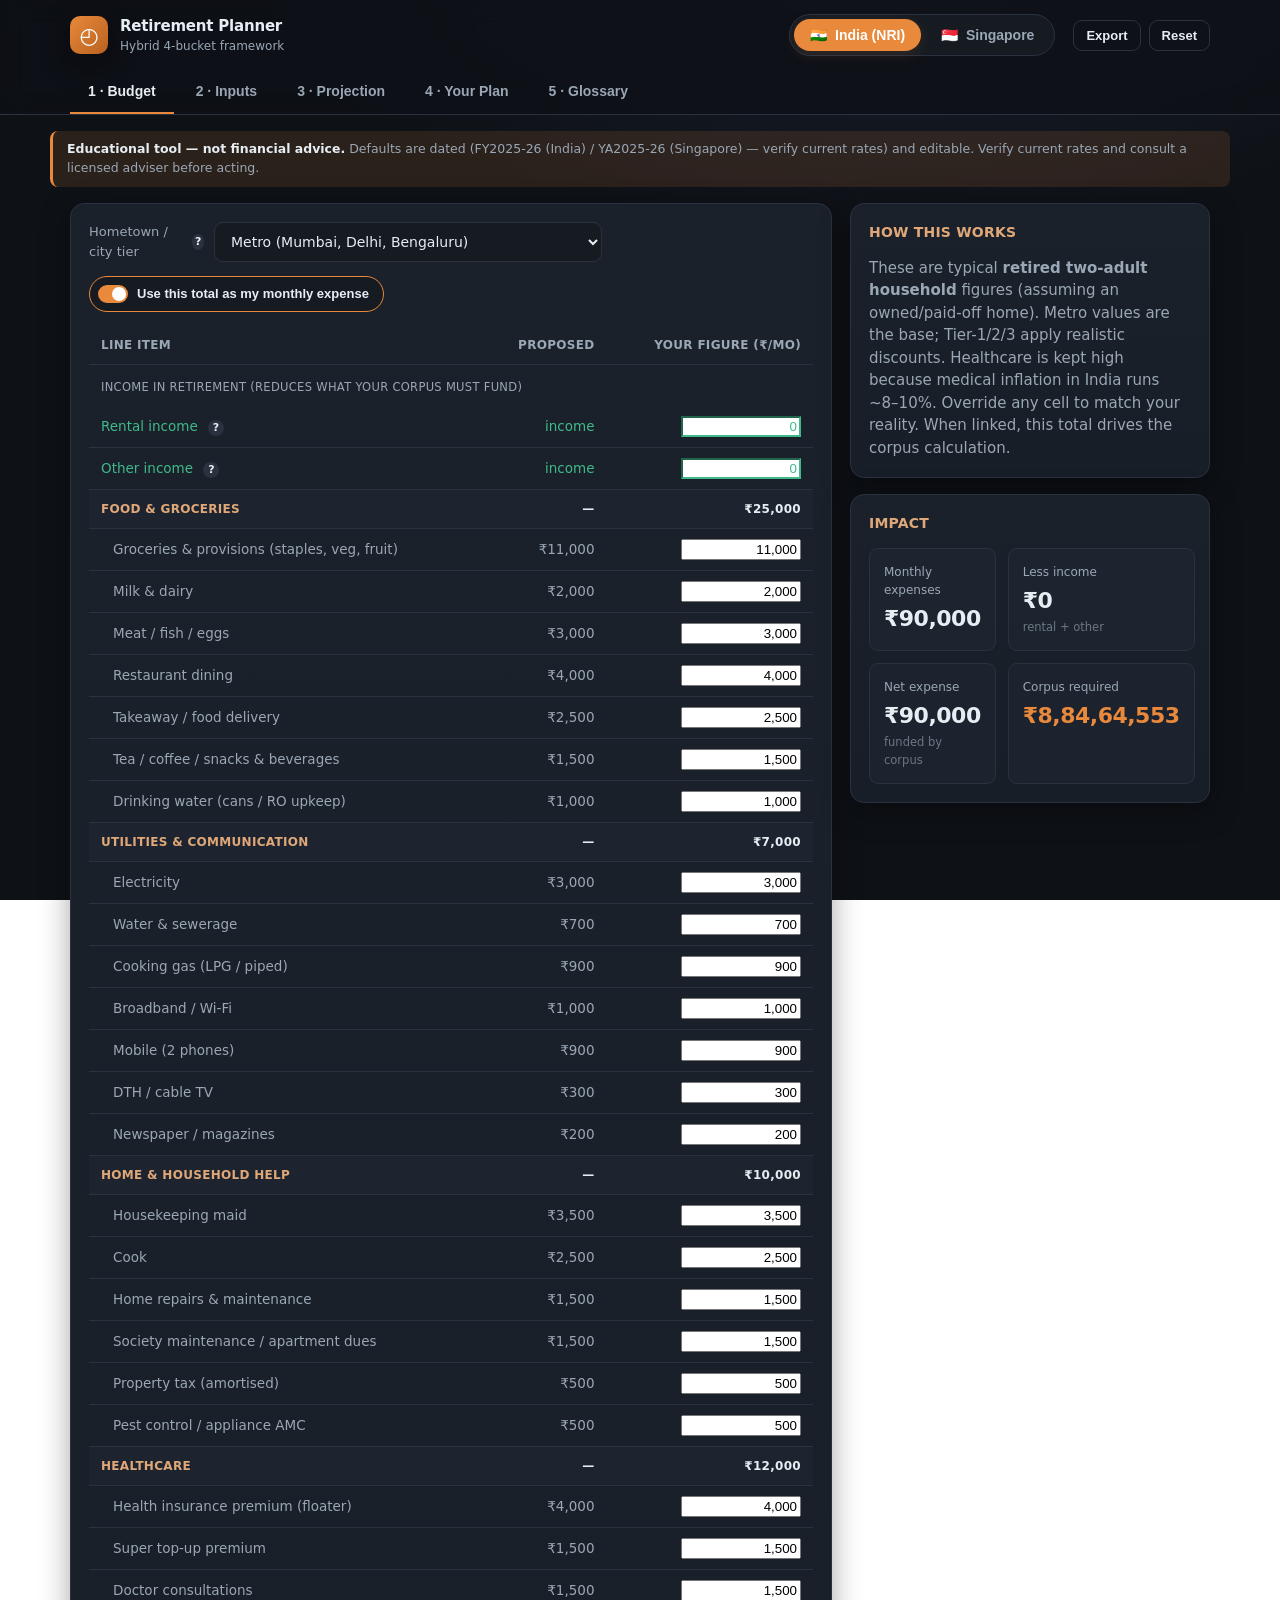
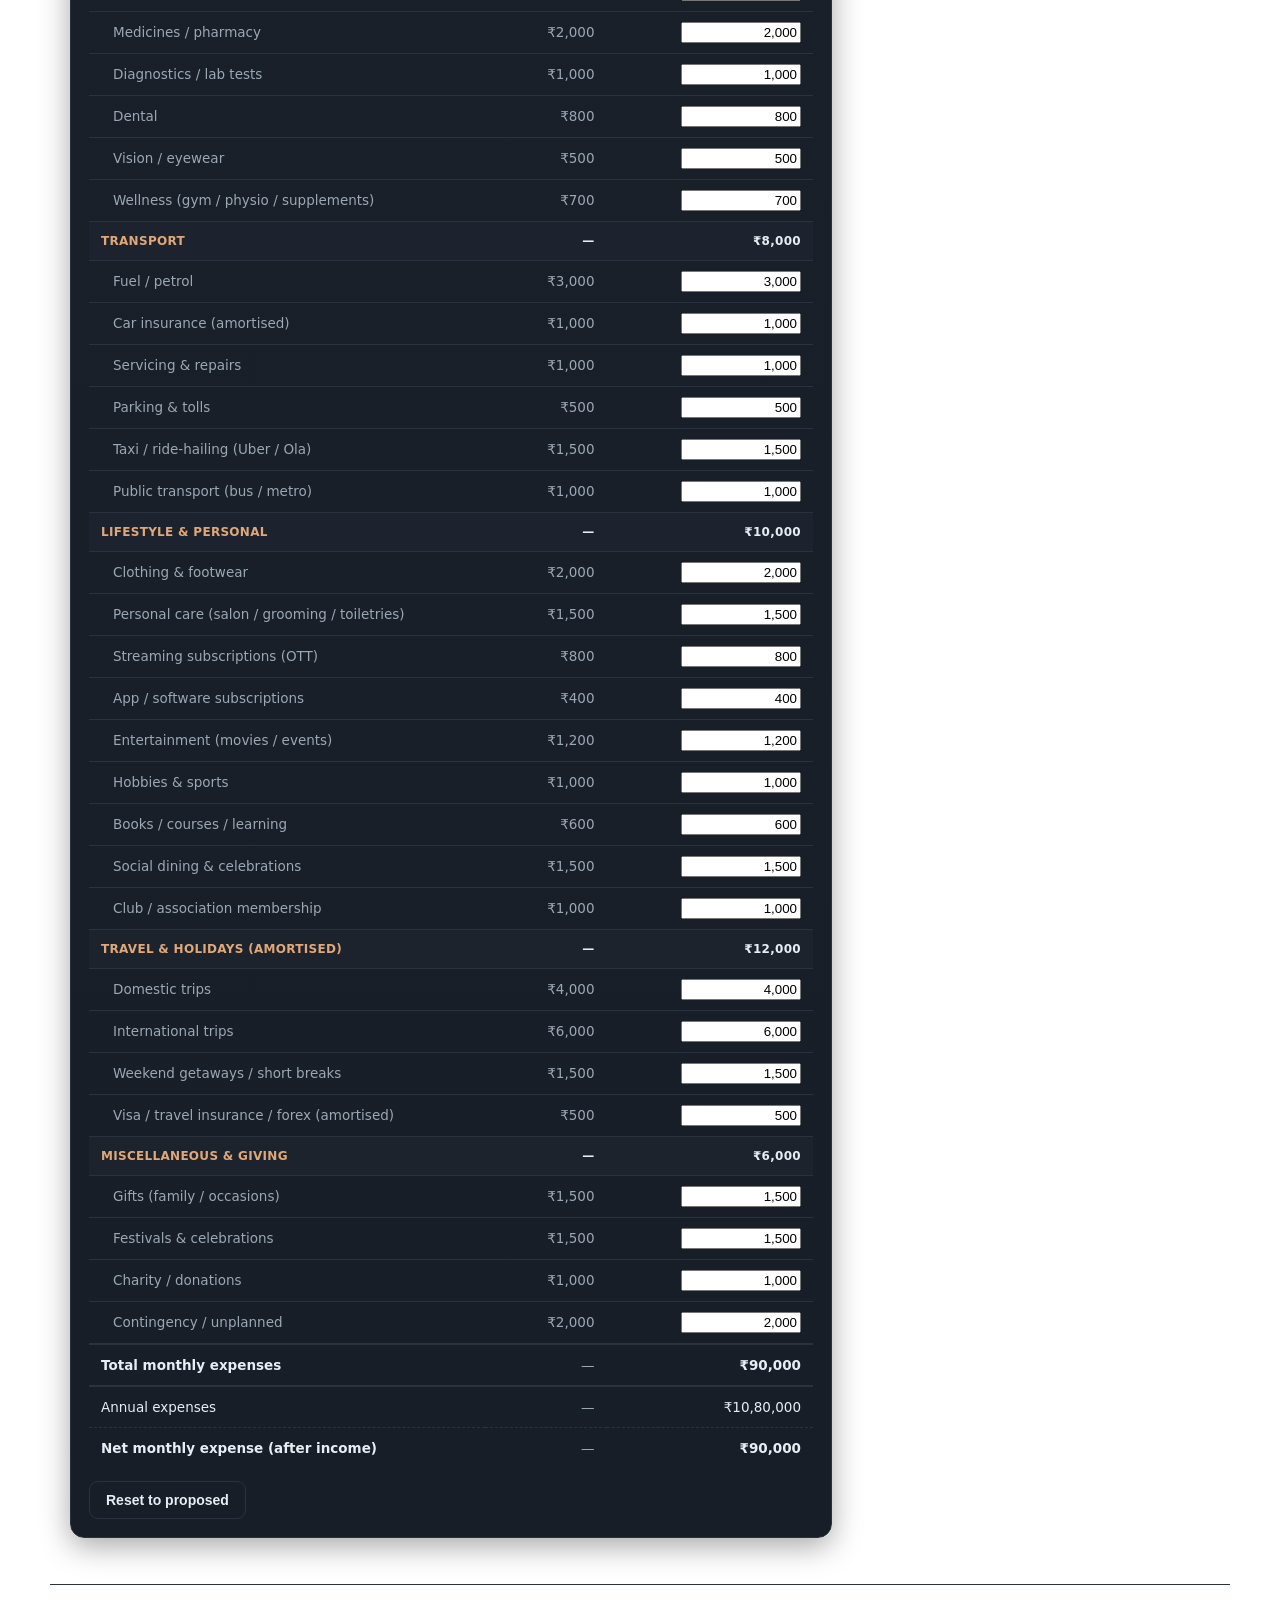
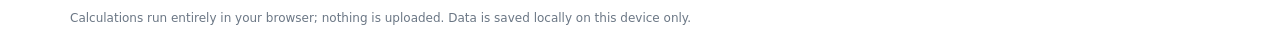
<file: index.html>
<!DOCTYPE html>
<html lang="en">
<head>
<meta charset="utf-8">
<meta name="viewport" content="width=device-width, initial-scale=1">
<title>Retirement Planner · Hybrid 4-Bucket (India NRI & Singapore)</title>
<link rel="stylesheet" href="css/styles.css?v=7">
</head>
<body data-region="india">

<header class="app-header">
  <div class="wrap header-inner">
    <div class="brand">
      <div class="logo">◴</div>
      <div>
        <div class="brand-title">Retirement Planner</div>
        <div class="brand-sub">Hybrid 4-bucket framework</div>
      </div>
    </div>

    <div class="region-switch" role="tablist" aria-label="Residency">
      <button class="region-btn" data-region-btn="india"><span class="flag">🇮🇳</span> India (NRI)</button>
      <button class="region-btn" data-region-btn="singapore"><span class="flag">🇸🇬</span> Singapore</button>
    </div>

    <div class="header-actions">
      <button class="btn ghost sm" data-action="export">Export</button>
      <button class="btn ghost sm" data-action="reset">Reset</button>
    </div>
  </div>

  <nav class="tabs wrap" aria-label="Sections">
    <button class="tab-btn" data-tab-btn="budget">1 · Budget</button>
    <button class="tab-btn" data-tab-btn="inputs">2 · Inputs</button>
    <button class="tab-btn" data-tab-btn="projection">3 · Projection</button>
    <button class="tab-btn" data-tab-btn="plan">4 · Your Plan</button>
    <button class="tab-btn" data-tab-btn="glossary">5 · Glossary</button>
  </nav>
</header>

<div class="disclaimer wrap">
  <strong>Educational tool — not financial advice.</strong>
  Defaults are dated (<span id="asof"></span>) and editable. Verify current rates and consult a licensed adviser before acting.
</div>

<main class="wrap">
  <div id="print-title" class="print-only"></div>
  <div id="tab-content"></div>
</main>

<footer class="app-footer wrap">
  <p>Calculations run entirely in your browser; nothing is uploaded. Data is saved locally on this device only.</p>
</footer>

<!-- Scripts: load order matters (plain scripts, no bundler).
     The ?v= query busts browser caches — bump it whenever you change any asset. -->
<script src="js/constants.js?v=7"></script>
<script src="js/format.js?v=7"></script>
<script src="js/calc/corpus.js?v=7"></script>
<script src="js/calc/cpflife.js?v=7"></script>
<script src="js/calc/tax.js?v=7"></script>
<script src="js/calc/buckets.js?v=7"></script>
<script src="js/calc/drawdown.js?v=7"></script>
<script src="js/calc/risk.js?v=7"></script>
<script src="js/state.js?v=7"></script>
<script src="js/ui/helpers.js?v=7"></script>
<script src="js/ui/charts.js?v=7"></script>
<script src="js/ui/inputs.js?v=7"></script>
<script src="js/ui/budget.js?v=7"></script>
<script src="js/ui/projection.js?v=7"></script>
<script src="js/ui/plan.js?v=7"></script>
<script src="js/ui/glossary.js?v=7"></script>
<script src="js/app.js?v=7"></script>
</body>
</html>
</file>
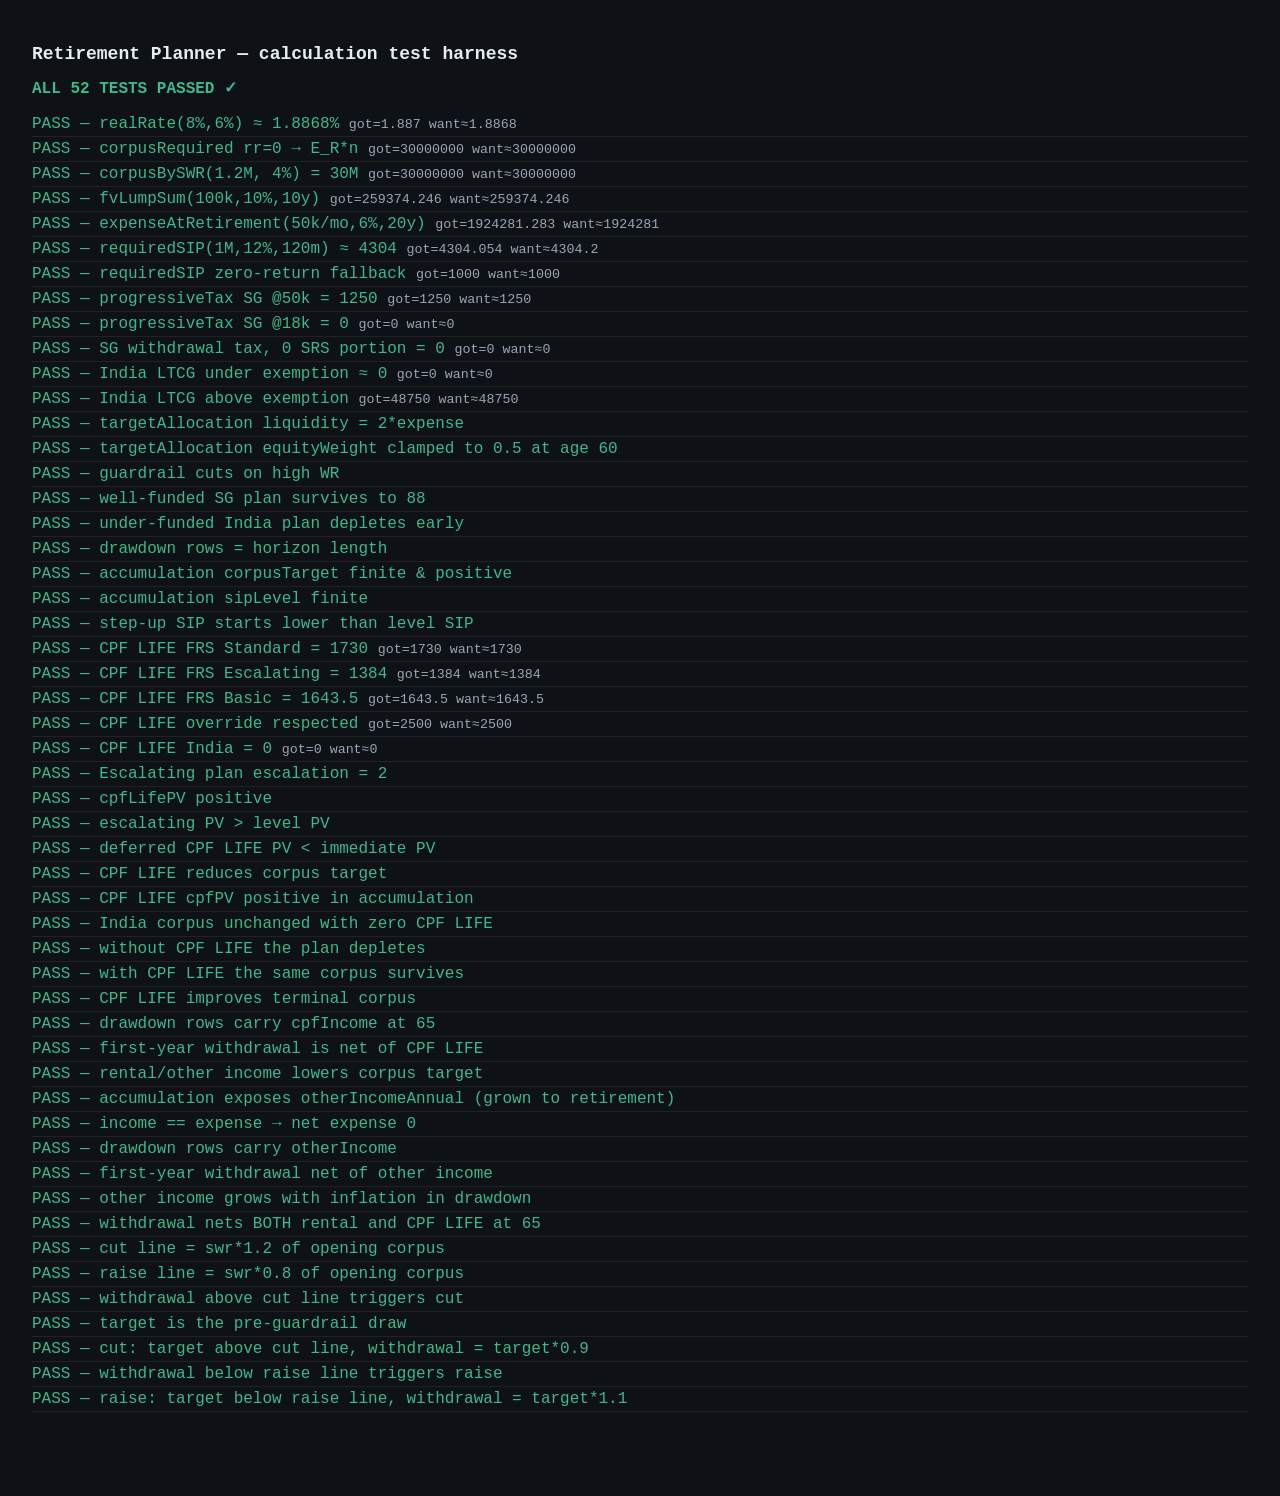
<file: tests.html>
<!DOCTYPE html>
<html lang="en">
<head>
<meta charset="utf-8">
<title>Retirement Planner — calculation tests</title>
<style>
  body { font-family: ui-monospace, Menlo, Consolas, monospace; background:#0e1116; color:#e6edf3; padding:24px; }
  h1 { font-size:18px; } .pass { color:#3fb98a; } .fail { color:#e5604d; font-weight:700; }
  .row { padding:3px 0; border-bottom:1px solid #222; }
  #summary { margin:14px 0; font-size:16px; font-weight:700; }
  small { color:#9aa7b5; }
</style>
</head>
<body>
<h1>Retirement Planner — calculation test harness</h1>
<div id="summary"></div>
<div id="out"></div>

<script src="js/constants.js"></script>
<script src="js/format.js"></script>
<script src="js/calc/corpus.js"></script>
<script src="js/calc/cpflife.js"></script>
<script src="js/calc/tax.js"></script>
<script src="js/calc/buckets.js"></script>
<script src="js/calc/drawdown.js"></script>
<script src="js/calc/risk.js"></script>
<script>
(function () {
  var RP = window.RP, out = document.getElementById("out"), pass = 0, fail = 0;
  function approx(a, b, tol) { return Math.abs(a - b) <= (tol === undefined ? 1 : tol); }
  function t(name, got, want, tol) {
    var ok = approx(got, want, tol);
    ok ? pass++ : fail++;
    out.insertAdjacentHTML("beforeend",
      '<div class="row ' + (ok ? "pass" : "fail") + '">' + (ok ? "PASS" : "FAIL") + " — " + name +
      ' <small>got=' + (Math.round(got * 1000) / 1000) + ' want≈' + want + '</small></div>');
  }
  function tb(name, cond) {
    cond ? pass++ : fail++;
    out.insertAdjacentHTML("beforeend",
      '<div class="row ' + (cond ? "pass" : "fail") + '">' + (cond ? "PASS" : "FAIL") + " — " + name + '</div>');
  }

  // 1. Real rate
  t("realRate(8%,6%) ≈ 1.8868%", RP.calc.realRate(8, 6) * 100, 1.8868, 0.001);

  // 2. Corpus when real rate = 0 → E_R * n
  t("corpusRequired rr=0 → E_R*n", RP.calc.corpusRequired({
    lifeExpectancy: 85, retirementAge: 60, annualExpenseAtRetirement: 1200000,
    returnRetire: 6, inflationRetire: 6 }), 1200000 * 25, 1);

  // 3. SWR corpus
  t("corpusBySWR(1.2M, 4%) = 30M", RP.calc.corpusBySWR(1200000, 4), 30000000, 1);

  // 4. FV lump sum
  t("fvLumpSum(100k,10%,10y)", RP.calc.fvLumpSum(100000, 10, 10), 259374.246, 0.5);

  // 5. Expense at retirement
  t("expenseAtRetirement(50k/mo,6%,20y)", RP.calc.expenseAtRetirement(50000, 6, 20), 1924281, 50);

  // 6. Required SIP (annuity-due, 12%/yr, 120 months, gap 1M)
  t("requiredSIP(1M,12%,120m) ≈ 4304", RP.calc.requiredSIP(1000000, 12, 120), 4304.2, 1);

  // 7. requiredSIP with m≈0 falls back to gap/months
  t("requiredSIP zero-return fallback", RP.calc.requiredSIP(120000, 0, 120), 1000, 0.01);

  // 8. Singapore progressive tax on 50k chargeable = 1250
  t("progressiveTax SG @50k = 1250", RP.calc.progressiveTax(50000, RP.TAX.singapore.incomeBrackets), 1250, 0.5);

  // 9. progressiveTax 0 below first bracket
  t("progressiveTax SG @18k = 0", RP.calc.progressiveTax(18000, RP.TAX.singapore.incomeBrackets), 0, 0.01);

  // 10. Singapore has no capital gains tax in withdrawal engine (growth-heavy mix, no SRS)
  t("SG withdrawal tax, 0 SRS portion = 0", RP.calc.withdrawalTax("singapore", 100000, { srsPortion: 0 }), 0, 0.01);

  // 11. India equity LTCG exemption respected: withdrawal whose equity gain < 1.25L exemption → ~0 equity tax
  // growth mix 1.0, gainFracEquity 0.5 → equityGain = withdrawal*0.5. For withdrawal=200000 → gain=100000 < 125000 → 0.
  t("India LTCG under exemption ≈ 0", RP.calc.withdrawalTax("india", 200000, { mix: { growth: 1, income: 0, liquidity: 0 } }), 0, 0.01);

  // 12. India equity LTCG above exemption taxed at 12.5%*1.04 cess.
  // withdrawal=1,000,000 growth=1 → equityGain=500000; taxable=375000; tax=375000*0.125*1.04=48750.
  t("India LTCG above exemption", RP.calc.withdrawalTax("india", 1000000, { mix: { growth: 1, income: 0, liquidity: 0 } }), 48750, 1);

  // 13. targetAllocation: liquidity = years*expense, equity weight clamped
  var al = RP.calc.targetAllocation(60, 30000000, 1200000, 2);
  tb("targetAllocation liquidity = 2*expense", approx(al.liquidity, 2400000, 1));
  tb("targetAllocation equityWeight clamped to 0.5 at age 60", approx(al.equityWeight, 0.5, 0.001));

  // 14. Guardrail cut triggers when WR spikes
  var gr = RP.calc.guardrail(120, 1000, 0.04, RP.BUCKETS.guardrails); // wr=0.12 >> 0.04*1.2
  tb("guardrail cuts on high WR", gr.action === "cut" && gr.amount < 120);

  // 15. Full drawdown: a well-funded plan lasts; an underfunded one depletes.
  var well = RP.calc.runDrawdown({
    region: "singapore", startCorpus: 2000000, retirementAge: 65, lifeExpectancy: 88,
    firstYearExpense: 60000, inflationRetire: 2.5,
    returns: { cash: 3, debt: 3.5, equity: 7 }, liquidityYears: 2, swr: 4,
    useGuardrails: false, sorr: false, srsPortion: 0 });
  tb("well-funded SG plan survives to 88", well.success === true);

  var poor = RP.calc.runDrawdown({
    region: "india", startCorpus: 5000000, retirementAge: 60, lifeExpectancy: 90,
    firstYearExpense: 1500000, inflationRetire: 6,
    returns: { cash: 4, debt: 7, equity: 12 }, liquidityYears: 2, swr: 4,
    useGuardrails: false, sorr: false, srsPortion: 0 });
  tb("under-funded India plan depletes early", poor.success === false && poor.depletedAtAge !== null);

  // 16. Drawdown rows count = life - retirement
  tb("drawdown rows = horizon length", well.rows.length === (88 - 65));

  // 17. accumulation() integrates end-to-end without NaN
  var acc = RP.calc.accumulation({
    currentAge: 35, retirementAge: 60, lifeExpectancy: 85, monthlyExpense: 90000,
    swr: 3.5, stepUpSip: 7, inflationPre: 6, inflationRetire: 6, returnPre: 11,
    returnRetire: 8, returnEquity: 12, returnDebt: 7, returnCash: 4, liquidityYears: 2,
    investmentsTotal: 7000000 });
  tb("accumulation corpusTarget finite & positive", isFinite(acc.corpusTarget) && acc.corpusTarget > 0);
  tb("accumulation sipLevel finite", isFinite(acc.sipLevel) && acc.sipLevel >= 0);
  tb("step-up SIP starts lower than level SIP", acc.sipStepUp < acc.sipLevel);

  // ---- CPF LIFE (v2) -------------------------------------------------------
  // 18. cpfLifeMonthly: FRS Standard = 1730; Escalating = 0.8×; Basic = 0.95×.
  t("CPF LIFE FRS Standard = 1730",
    RP.calc.cpfLifeMonthly("singapore", { cpfLifeSum: "frs", cpfLifePlan: "standard", cpfLifePayoutOverride: "" }).monthly0, 1730, 0.5);
  t("CPF LIFE FRS Escalating = 1384",
    RP.calc.cpfLifeMonthly("singapore", { cpfLifeSum: "frs", cpfLifePlan: "escalating", cpfLifePayoutOverride: "" }).monthly0, 1384, 0.5);
  t("CPF LIFE FRS Basic = 1643.5",
    RP.calc.cpfLifeMonthly("singapore", { cpfLifeSum: "frs", cpfLifePlan: "basic", cpfLifePayoutOverride: "" }).monthly0, 1643.5, 0.5);
  // 19. Override wins.
  t("CPF LIFE override respected",
    RP.calc.cpfLifeMonthly("singapore", { cpfLifeSum: "ers", cpfLifePlan: "standard", cpfLifePayoutOverride: "2500" }).monthly0, 2500, 0.5);
  // 20. India → 0.
  t("CPF LIFE India = 0",
    RP.calc.cpfLifeMonthly("india", { cpfLifeSum: "frs", cpfLifePlan: "standard" }).monthly0, 0, 0.001);
  // 21. Escalating plan carries escalation.
  tb("Escalating plan escalation = 2",
    RP.calc.cpfLifeMonthly("singapore", { cpfLifeSum: "frs", cpfLifePlan: "escalating", cpfLifePayoutOverride: "" }).escalation === 2);

  // 22. cpfLifePV > 0; escalating PV > level PV for same monthly0.
  var pvLevel = RP.calc.cpfLifePV(1730, 0, 65, 65, 90, 4);
  var pvEsc = RP.calc.cpfLifePV(1730, 2, 65, 65, 90, 4);
  tb("cpfLifePV positive", pvLevel > 0);
  tb("escalating PV > level PV", pvEsc > pvLevel);
  // 23. Earlier retirement (income deferred to 65) → smaller PV than retiring at 65.
  var pvDeferred = RP.calc.cpfLifePV(1730, 0, 65, 55, 90, 4);
  tb("deferred CPF LIFE PV < immediate PV", pvDeferred < pvLevel);

  // 24. SG accumulation: CPF LIFE lowers required corpus vs 'none'.
  var sgInpBase = {
    currentAge: 40, retirementAge: 65, lifeExpectancy: 90, monthlyExpense: 5000,
    swr: 4, stepUpSip: 4, inflationPre: 2.5, inflationRetire: 2.5, returnPre: 6,
    returnRetire: 4.5, returnEquity: 7, returnDebt: 3.5, returnCash: 3, liquidityYears: 2,
    investmentsTotal: 500000, investableCorpus: 500000 };
  var accNone = RP.calc.accumulation(Object.assign({}, sgInpBase, { cpfLife: { monthly0: 0, escalation: 0, payoutAge: 65 } }));
  var accFrs = RP.calc.accumulation(Object.assign({}, sgInpBase, { cpfLife: { monthly0: 1730, escalation: 0, payoutAge: 65 } }));
  tb("CPF LIFE reduces corpus target", accFrs.corpusTarget < accNone.corpusTarget);
  tb("CPF LIFE cpfPV positive in accumulation", accFrs.cpfPV > 0);

  // 25. India accumulation unaffected by a (zero) CPF LIFE.
  var inInp = Object.assign({}, sgInpBase, { cpfLife: { monthly0: 0, escalation: 0, payoutAge: 65 } });
  var accIndiaNoCpf = RP.calc.accumulation(inInp);
  tb("India corpus unchanged with zero CPF LIFE", Math.abs(accIndiaNoCpf.corpusTarget - accNone.corpusTarget) < 1);

  // 26. Drawdown: post-65 corpus withdrawal reduced by CPF income; a borderline
  // plan survives better WITH CPF LIFE than without.
  var ddArgs = {
    region: "singapore", startCorpus: 1100000, retirementAge: 65, lifeExpectancy: 90,
    firstYearExpense: 60000, inflationRetire: 2.5,
    returns: { cash: 3, debt: 3.5, equity: 7 }, liquidityYears: 2, swr: 4,
    useGuardrails: false, sorr: false, srsPortion: 0 };
  var ddNoCpf = RP.calc.runDrawdown(Object.assign({}, ddArgs, { cpfLife: { monthly0: 0, escalation: 0, payoutAge: 65 } }));
  var ddCpf = RP.calc.runDrawdown(Object.assign({}, ddArgs, { cpfLife: { monthly0: 1730, escalation: 0, payoutAge: 65 } }));
  tb("without CPF LIFE the plan depletes", ddNoCpf.success === false);
  tb("with CPF LIFE the same corpus survives", ddCpf.success === true);
  tb("CPF LIFE improves terminal corpus", ddCpf.terminalCorpus > ddNoCpf.terminalCorpus);
  tb("drawdown rows carry cpfIncome at 65", ddCpf.rows[0].cpfIncome === 1730 * 12);
  tb("first-year withdrawal is net of CPF LIFE", Math.abs(ddCpf.rows[0].withdrawal - (60000 - 1730 * 12)) < 1);

  // ---- Rental / other retirement income (v3) -------------------------------
  // 27. Other income lowers the required corpus (both regions).
  var inNoInc = {
    currentAge: 40, retirementAge: 60, lifeExpectancy: 88, monthlyExpense: 100000,
    swr: 3.5, stepUpSip: 7, inflationPre: 6, inflationRetire: 6, returnPre: 11,
    returnRetire: 8, returnEquity: 12, returnDebt: 7, returnCash: 4, liquidityYears: 2,
    investmentsTotal: 5000000, investableCorpus: 5000000,
    cpfLife: { monthly0: 0, escalation: 0, payoutAge: 65 }, otherIncomeMonthly: 0 };
  var accNoInc = RP.calc.accumulation(inNoInc);
  var accInc = RP.calc.accumulation(Object.assign({}, inNoInc, { otherIncomeMonthly: 30000 }));
  tb("rental/other income lowers corpus target", accInc.corpusTarget < accNoInc.corpusTarget);
  tb("accumulation exposes otherIncomeAnnual (grown to retirement)",
    accInc.otherIncomeAnnual > 30000 * 12 && accInc.netExpenseAtRetirementAnnual < accInc.expenseAtRetirementAnnual);

  // 28. Income covering all expenses drives net expense (hence corpus) to ~0.
  var accFull = RP.calc.accumulation(Object.assign({}, inNoInc, { otherIncomeMonthly: 100000 }));
  tb("income == expense → net expense 0", accFull.netExpenseAtRetirementAnnual === 0);

  // 29. Drawdown: withdrawal is net of rental/other income; income recorded.
  var ddInc = RP.calc.runDrawdown({
    region: "india", startCorpus: 20000000, retirementAge: 60, lifeExpectancy: 85,
    firstYearExpense: 1200000, inflationRetire: 6,
    returns: { cash: 4, debt: 7, equity: 12 }, liquidityYears: 2, swr: 3.5,
    useGuardrails: false, sorr: false, srsPortion: 0,
    cpfLife: { monthly0: 0, escalation: 0, payoutAge: 65 }, otherIncomeAnnual: 300000 });
  tb("drawdown rows carry otherIncome", ddInc.rows[0].otherIncome === 300000);
  tb("first-year withdrawal net of other income", Math.abs(ddInc.rows[0].withdrawal - (1200000 - 300000)) < 1);
  tb("other income grows with inflation in drawdown", Math.abs(ddInc.rows[1].otherIncome - 300000 * 1.06) < 1);

  // 30. Combined: rental + CPF LIFE both offset (Singapore), withdrawal nets both at 65.
  var ddBoth = RP.calc.runDrawdown({
    region: "singapore", startCorpus: 1500000, retirementAge: 65, lifeExpectancy: 90,
    firstYearExpense: 60000, inflationRetire: 2.5,
    returns: { cash: 3, debt: 3.5, equity: 7 }, liquidityYears: 2, swr: 4,
    useGuardrails: false, sorr: false, srsPortion: 0,
    cpfLife: { monthly0: 1730, escalation: 0, payoutAge: 65 }, otherIncomeAnnual: 12000 });
  tb("withdrawal nets BOTH rental and CPF LIFE at 65",
    Math.abs(ddBoth.rows[0].withdrawal - (60000 - 12000 - 1730 * 12)) < 1);

  // ---- Guardrail lines anchored to user withdrawal rate (v4) ---------------
  var ddG = RP.calc.runDrawdown({
    region: "india", startCorpus: 1000000, retirementAge: 60, lifeExpectancy: 85,
    firstYearExpense: 50000, inflationRetire: 6,
    returns: { cash: 4, debt: 7, equity: 12 }, liquidityYears: 2, swr: 4,
    useGuardrails: true, sorr: false, srsPortion: 0,
    cpfLife: { monthly0: 0, escalation: 0, payoutAge: 65 }, otherIncomeAnnual: 0 });
  tb("cut line = swr*1.2 of opening corpus", Math.abs(ddG.rows[0].cutLine - 0.048 * ddG.rows[0].openCorpus) < 1);
  tb("raise line = swr*0.8 of opening corpus", Math.abs(ddG.rows[0].raiseLine - 0.032 * ddG.rows[0].openCorpus) < 1);
  // Planned year-1 withdrawal 50,000 = 5% of 1,000,000 > cut line 48,000 → cut.
  tb("withdrawal above cut line triggers cut", ddG.rows[0].guardrail === "cut");
  tb("target is the pre-guardrail draw", ddG.rows[0].target === 50000);
  tb("cut: target above cut line, withdrawal = target*0.9",
    ddG.rows[0].target > ddG.rows[0].cutLine && Math.abs(ddG.rows[0].withdrawal - ddG.rows[0].target * 0.9) < 1);
  // A low planned rate (below the raise line) triggers a raise.
  var ddR = RP.calc.runDrawdown({
    region: "india", startCorpus: 2000000, retirementAge: 60, lifeExpectancy: 85,
    firstYearExpense: 50000, inflationRetire: 6,
    returns: { cash: 4, debt: 7, equity: 12 }, liquidityYears: 2, swr: 4,
    useGuardrails: true, sorr: false, srsPortion: 0 });
  // 50,000 / 2,000,000 = 2.5% < raise line 3.2% → raise.
  tb("withdrawal below raise line triggers raise", ddR.rows[0].guardrail === "raise");
  tb("raise: target below raise line, withdrawal = target*1.1",
    ddR.rows[0].target < ddR.rows[0].raiseLine && Math.abs(ddR.rows[0].withdrawal - ddR.rows[0].target * 1.1) < 1);

  document.getElementById("summary").innerHTML =
    (fail === 0 ? '<span class="pass">ALL ' + pass + ' TESTS PASSED ✓</span>'
                : '<span class="fail">' + fail + ' FAILED</span>, ' + pass + " passed");
})();
</script>
</body>
</html>
</file>
<file: css/styles.css>
/* =============================================================================
 * styles.css — Design system for the Retirement Planner.
 * Modern, elegant, responsive. Region accent shifts (India saffron / SG teal).
 * ========================================================================== */

:root {
  --bg: #0e1116;
  --bg-soft: #161b22;
  --card: #1b212b;
  --card-2: #20283480;
  --line: #2a323f;
  --text: #e6edf3;
  --muted: #9aa7b5;
  --muted-2: #6b7785;

  --accent: #e8893b;          /* India saffron (default) */
  --accent-soft: #e8893b22;
  --heading: #e0a878;         /* mild saffron — section headings (India) */
  --good: #3fb98a;
  --warn: #e0a83a;
  --bad: #e5604d;

  --liq: #5bc8d6;             /* bucket colours */
  --inc: #6f8ef2;
  --grw: #b07cf0;
  --leg: #e8893b;

  --radius: 14px;
  --radius-sm: 9px;
  --shadow: 0 8px 30px rgba(0,0,0,.35);
  --maxw: 1180px;
  --font: -apple-system, BlinkMacSystemFont, "Segoe UI", Roboto, Inter, system-ui, sans-serif;
}

body[data-region="singapore"] {
  --accent: #2fb6b0;          /* Singapore teal */
  --accent-soft: #2fb6b022;
  --heading: #74c8c2;         /* mild teal — section headings (Singapore) */
  --leg: #2fb6b0;
}

* { box-sizing: border-box; }
html, body { margin: 0; }
body {
  font-family: var(--font);
  background: radial-gradient(1200px 600px at 70% -10%, #1a2230 0%, var(--bg) 55%) fixed;
  color: var(--text);
  font-size: 15px;
  line-height: 1.5;
  -webkit-font-smoothing: antialiased;
}
.wrap { max-width: var(--maxw); margin: 0 auto; padding: 0 20px; }

/* ---- Header ---- */
.app-header {
  position: sticky; top: 0; z-index: 30;
  background: rgba(14,17,22,.82);
  backdrop-filter: blur(12px);
  border-bottom: 1px solid var(--line);
}
.header-inner { display: flex; align-items: center; gap: 18px; padding: 14px 20px; }
.brand { display: flex; align-items: center; gap: 12px; }
.logo {
  width: 38px; height: 38px; border-radius: 10px;
  display: grid; place-items: center; font-size: 22px;
  background: linear-gradient(135deg, var(--accent), #b9621f);
  color: #fff; box-shadow: var(--shadow);
}
.brand-title { font-weight: 700; letter-spacing: -.2px; }
.brand-sub { font-size: 12px; color: var(--muted); }

.region-switch { display: flex; gap: 4px; margin-left: auto; background: var(--bg-soft); padding: 4px; border-radius: 999px; border: 1px solid var(--line); }
.region-btn {
  border: 0; background: transparent; color: var(--muted);
  padding: 8px 16px; border-radius: 999px; cursor: pointer; font-size: 14px; font-weight: 600;
  transition: .18s; white-space: nowrap;
}
.region-btn .flag { margin-right: 4px; }
.region-btn.active { background: var(--accent); color: #fff; box-shadow: 0 4px 14px var(--accent-soft); }
.header-actions { display: flex; gap: 8px; }

.tabs { display: flex; gap: 4px; padding-bottom: 0; overflow-x: auto; }
.tab-btn {
  border: 0; background: transparent; color: var(--muted);
  padding: 13px 18px; cursor: pointer; font-weight: 600; font-size: 14px;
  border-bottom: 2.5px solid transparent; white-space: nowrap; transition: .15s;
}
.tab-btn:hover { color: var(--text); }
.tab-btn.active { color: var(--text); border-bottom-color: var(--accent); }

/* ---- Disclaimer ---- */
.disclaimer {
  font-size: 12.5px; color: var(--muted);
  border-left: 3px solid var(--accent); background: var(--accent-soft);
  padding: 9px 14px; border-radius: 8px; margin: 16px auto; max-width: var(--maxw);
}
.disclaimer strong { color: var(--text); }

main { padding-bottom: 60px; }

/* ---- Layout ---- */
.two-col { display: grid; grid-template-columns: 1fr 360px; gap: 18px; align-items: start; }
.col-side .sticky { position: sticky; top: 120px; }
@media (max-width: 920px) { .two-col { grid-template-columns: 1fr; } .col-side .sticky { position: static; } }

.card {
  background: linear-gradient(180deg, var(--card), #181e27);
  border: 1px solid var(--line); border-radius: var(--radius);
  padding: 18px; margin-bottom: 16px; box-shadow: var(--shadow);
}
.section-title { margin: 0 0 14px; font-size: 14px; font-weight: 700; letter-spacing: .2px; text-transform: uppercase; color: var(--heading); }
.section-sub { text-transform: none; font-weight: 500; color: var(--muted-2); font-size: 12px; margin-left: 6px; }
.muted { color: var(--muted); }
.small { font-size: 12.5px; }
h2 { margin: 0 0 6px; font-size: 22px; letter-spacing: -.4px; }

/* ---- Fields ---- */
.grid2 { display: grid; grid-template-columns: 1fr 1fr; gap: 12px 16px; }
@media (max-width: 560px) { .grid2 { grid-template-columns: 1fr; } }
.field { display: flex; flex-direction: column; gap: 6px; }
.field.inline { flex-direction: row; align-items: center; gap: 10px; }
.field-label { font-size: 13px; color: var(--muted); display: inline-flex; align-items: center; }
.field-input { position: relative; display: flex; align-items: center; }
.field-input input, select.cell-input, .field select {
  width: 100%; background: var(--bg-soft); border: 1px solid var(--line);
  color: var(--text); padding: 10px 12px; border-radius: var(--radius-sm); font-size: 14px;
  outline: none; transition: .15s; font-family: var(--font);
}
.field select, select { background: var(--bg-soft); border: 1px solid var(--line); color: var(--text); padding: 10px 12px; border-radius: var(--radius-sm); font-size: 14px; }
.field-input input:focus, select:focus { border-color: var(--accent); box-shadow: 0 0 0 3px var(--accent-soft); }
.field-input .suffix { position: absolute; right: 10px; color: var(--muted-2); font-size: 12px; pointer-events: none; }
.field-input .prefix { position: absolute; left: 11px; color: var(--muted); font-size: 13px; font-weight: 600; pointer-events: none; }
.field-input.has-prefix input { padding-left: 34px; }
input[type=number] { -moz-appearance: textfield; }

/* ---- Help bubble ---- */
.help {
  display: inline-grid; place-items: center; width: 16px; height: 16px; margin-left: 6px;
  border-radius: 50%; background: var(--line); color: var(--text);
  font-size: 11px; font-weight: 700; cursor: help; position: relative; user-select: none;
}
.help .help-pop {
  position: absolute; bottom: 140%; left: 50%; transform: translateX(-50%);
  width: 240px; background: #0b0e13; border: 1px solid var(--line); color: var(--text);
  padding: 9px 11px; border-radius: 9px; font-size: 12px; font-weight: 400; line-height: 1.45;
  opacity: 0; visibility: hidden; transition: .15s; z-index: 50; box-shadow: var(--shadow); text-transform: none; letter-spacing: 0;
}
.help:hover .help-pop, .help:focus .help-pop { opacity: 1; visibility: visible; }

/* ---- Stats ---- */
.stat-grid { display: grid; grid-template-columns: repeat(auto-fit, minmax(150px, 1fr)); gap: 12px; }
.stat-grid.hero { margin-bottom: 16px; }
.stat {
  background: var(--card-2); border: 1px solid var(--line); border-radius: var(--radius-sm);
  padding: 14px;
}
.stat-label { font-size: 12px; color: var(--muted); }
.stat-value { font-size: 22px; font-weight: 700; letter-spacing: -.5px; margin-top: 3px; }
.stat-sub { font-size: 11.5px; color: var(--muted-2); margin-top: 2px; }
.stat.accent .stat-value { color: var(--accent); }
.stat.good .stat-value { color: var(--good); }
.stat.bad .stat-value { color: var(--bad); }
.stat.warn .stat-value { color: var(--warn); }

/* ---- Buttons / toggles ---- */
.btn {
  background: var(--accent); color: #fff; border: 0; padding: 10px 16px; border-radius: var(--radius-sm);
  font-weight: 600; cursor: pointer; font-size: 14px; transition: .15s;
}
.btn:hover { filter: brightness(1.08); }
.btn.ghost { background: transparent; border: 1px solid var(--line); color: var(--text); }
.btn.ghost:hover { border-color: var(--accent); }
.btn.sm { padding: 7px 12px; font-size: 13px; }
.row-actions { margin-top: 12px; }
.controls-row { display: flex; gap: 12px; flex-wrap: wrap; align-items: center; }
.print-btn-row, .print-btn-row { margin: 0 0 16px; }

.toggle {
  display: inline-flex; align-items: center; gap: 9px; background: var(--bg-soft);
  border: 1px solid var(--line); color: var(--text); padding: 8px 14px 8px 8px;
  border-radius: 999px; cursor: pointer; font-size: 13px; font-weight: 600; transition: .15s;
}
.toggle-knob { width: 30px; height: 18px; border-radius: 999px; background: var(--line); position: relative; transition: .15s; flex: none; }
.toggle-knob::after { content: ""; position: absolute; top: 2px; left: 2px; width: 14px; height: 14px; border-radius: 50%; background: #fff; transition: .15s; }
.toggle.on { border-color: var(--accent); }
.toggle.on .toggle-knob { background: var(--accent); }
.toggle.on .toggle-knob::after { left: 14px; }

/* ---- Summary right rail ---- */
.summary .stat-grid { grid-template-columns: 1fr 1fr; }

/* ---- Tables / sheets ---- */
.sheet { width: 100%; border-collapse: collapse; font-size: 13.5px; }
.sheet th, .sheet td { padding: 10px 12px; text-align: left; border-bottom: 1px solid var(--line); }
.sheet thead th { color: var(--muted); font-weight: 600; font-size: 12px; text-transform: uppercase; letter-spacing: .3px; }
.sheet tfoot td { border-top: 2px solid var(--line); border-bottom: 0; }
.sheet .num, th.num { text-align: right; font-variant-numeric: tabular-nums; }
.sheet.compact th, .sheet.compact td { padding: 7px 10px; font-size: 12.5px; }
.cell-input { width: 120px; text-align: right; }
.cell-input[data-edited] { border-color: var(--accent); }
.table-scroll { overflow-x: auto; }
.table-head { display: flex; justify-content: space-between; align-items: baseline; gap: 12px; margin-bottom: 10px; flex-wrap: wrap; }
.budget-head { display: flex; justify-content: space-between; align-items: center; gap: 14px; margin-bottom: 14px; flex-wrap: wrap; }
.neg { color: var(--bad); } .pos { color: var(--good); } .warn-t { color: var(--warn); }
.gr.cut { color: var(--bad); font-weight: 600; } .gr.raise { color: var(--good); font-weight: 600; }

/* ---- Method comparison ---- */
.method-cmp { display: grid; grid-template-columns: repeat(3, 1fr); gap: 12px; }
@media (max-width: 700px) { .method-cmp { grid-template-columns: 1fr; } }
.method { background: var(--card-2); border: 1px solid var(--line); border-radius: var(--radius-sm); padding: 14px; }
.method.accent { border-color: var(--accent); }
.m-name { font-size: 12px; color: var(--muted); }
.m-val { font-size: 20px; font-weight: 700; margin: 4px 0 6px; }

/* ---- Charts ---- */
.chart-grid { display: grid; grid-template-columns: 1fr 1fr; gap: 16px; }
@media (max-width: 820px) { .chart-grid { grid-template-columns: 1fr; } }
.chart-wrap { background: linear-gradient(180deg, var(--card), #181e27); border: 1px solid var(--line); border-radius: var(--radius); padding: 16px; margin-bottom: 16px; box-shadow: var(--shadow); }
.chart-title { font-size: 13px; font-weight: 600; color: var(--muted); margin-bottom: 8px; }
.chart { width: 100%; height: auto; display: block; }
.chart .grid { stroke: var(--line); stroke-width: 1; }
.chart .axis-label { fill: var(--muted-2); font-size: 11px; }
.chart .line { fill: none; stroke-width: 2.5; }
.line.c-growth { stroke: var(--grw); } .line.c-target { stroke: var(--muted-2); stroke-dasharray: 5 5; stroke-width: 2; }
.line.c-income { stroke: var(--inc); }
.area.c-liq { fill: var(--liq); opacity: .85; } .area.c-inc { fill: var(--inc); opacity: .8; } .area.c-grw { fill: var(--grw); opacity: .8; }
.legend { display: flex; gap: 16px; flex-wrap: wrap; margin-top: 10px; font-size: 12px; color: var(--muted); }
.leg { display: inline-flex; align-items: center; gap: 6px; }
.leg i { width: 11px; height: 11px; border-radius: 3px; display: inline-block; background: var(--muted); }
.leg.c-growth i, .leg.c-grw i { background: var(--grw); } .leg.c-target i { background: var(--muted-2); }
.leg.c-income i, .leg.c-inc i { background: var(--inc); } .leg.c-liq i { background: var(--liq); }

/* ---- Allocation bar ---- */
.alloc-block { margin-top: 18px; }
.alloc-title { font-size: 13px; color: var(--muted); margin-bottom: 10px; }
.alloc-bar { display: flex; height: 34px; border-radius: 8px; overflow: hidden; border: 1px solid var(--line); }
.alloc-seg.c-liq { background: var(--liq); } .alloc-seg.c-inc { background: var(--inc); } .alloc-seg.c-grw { background: var(--grw); }
.alloc-legend { display: flex; gap: 18px; flex-wrap: wrap; margin-top: 10px; font-size: 12.5px; color: var(--muted); }

/* ---- Bucket cards ---- */
.bucket-cards { display: grid; grid-template-columns: repeat(4, 1fr); gap: 12px; margin-top: 16px; }
@media (max-width: 820px) { .bucket-cards { grid-template-columns: 1fr 1fr; } }
@media (max-width: 480px) { .bucket-cards { grid-template-columns: 1fr; } }
.bucket-card { background: var(--card-2); border: 1px solid var(--line); border-radius: var(--radius-sm); padding: 14px; position: relative; overflow: hidden; }
.bucket-card::before { content: ""; position: absolute; top: 0; left: 0; right: 0; height: 3px; }
.bucket-card.b1::before { background: var(--liq); } .bucket-card.b2::before { background: var(--inc); }
.bucket-card.b3::before { background: var(--grw); } .bucket-card.b4::before { background: var(--leg); }
.bk-num { font-size: 12px; color: var(--muted-2); font-weight: 700; }
.bk-name { font-size: 16px; font-weight: 700; margin: 2px 0 4px; }
.bk-tag { font-size: 12.5px; color: var(--accent); margin-bottom: 8px; }
.bk-purpose { font-size: 12.5px; }

.bucket-detail .bd-head { display: flex; justify-content: space-between; align-items: baseline; gap: 12px; flex-wrap: wrap; margin-bottom: 10px; }
.bd-target { font-size: 13px; color: var(--muted); }
.protect-grid { display: grid; grid-template-columns: 1fr 1fr; gap: 12px; margin-bottom: 14px; }
@media (max-width: 560px) { .protect-grid { grid-template-columns: 1fr; } }

/* ---- Bullets / checklist ---- */
.bullets { margin: 0; padding-left: 18px; }
.bullets li { margin: 7px 0; }
.checklist { margin: 0; padding-left: 22px; }
.checklist li { margin: 9px 0; }

/* ---- Risks ---- */
.risks { display: grid; gap: 12px; }
.risk { border: 1px solid var(--line); border-left-width: 4px; border-radius: var(--radius-sm); padding: 13px 15px; background: var(--card-2); }
.risk.high { border-left-color: var(--bad); } .risk.med { border-left-color: var(--warn); }
.risk.low { border-left-color: var(--inc); } .risk.ok { border-left-color: var(--good); }
.risk-top { display: flex; align-items: center; gap: 10px; margin-bottom: 5px; }
.risk-badge { font-size: 11px; font-weight: 700; padding: 2px 8px; border-radius: 999px; background: var(--line); text-transform: uppercase; letter-spacing: .3px; }
.risk.high .risk-badge { background: var(--bad); color: #fff; } .risk.med .risk-badge { background: var(--warn); color: #1a1a1a; }
.risk.low .risk-badge { background: var(--inc); color: #fff; } .risk.ok .risk-badge { background: var(--good); color: #04261a; }
.risk-msg { font-size: 13.5px; }
.risk-fix { font-size: 13px; color: var(--muted); margin-top: 6px; }
.risk-fix span { color: var(--accent); font-weight: 600; }

/* ---- CPF LIFE elements ---- */
.cpf-payout-line { grid-column: 1 / -1; margin-top: 4px; font-size: 13.5px; background: var(--accent-soft); border: 1px solid var(--line); border-radius: var(--radius-sm); padding: 10px 12px; }
.sheet .income-row td { color: var(--good); }
.sheet .income-row .cell-input.income { border-color: var(--good); color: var(--good); }
.sheet .income-head td { color: var(--muted); font-size: 11.5px; text-transform: uppercase; letter-spacing: .3px; padding-top: 14px; border-bottom: 0; }
.sheet .budget-group-head td { background: var(--card-2); color: var(--heading); font-weight: 700; font-size: 12px; text-transform: uppercase; letter-spacing: .3px; border-top: 1px solid var(--line); }
.sheet .budget-group-head td.num { color: var(--text); }
.sheet td.budget-item { padding-left: 24px; color: var(--muted); }
.sheet .net-row td { border-top: 1px dashed var(--line); }
.cpf-banner { border: 1px solid var(--accent); }

/* ---- Glossary ---- */
.gl-intro h2 { letter-spacing: -.5px; margin-bottom: 6px; }
.gl-search {
  width: 100%; margin-top: 12px; background: var(--bg-soft); border: 1px solid var(--line);
  color: var(--text); padding: 12px 14px; border-radius: var(--radius-sm); font-size: 15px; font-family: var(--font); outline: none;
}
.gl-search:focus { border-color: var(--accent); box-shadow: 0 0 0 3px var(--accent-soft); }
.gl-grid { display: grid; grid-template-columns: 1fr 1fr; gap: 12px; }
@media (max-width: 700px) { .gl-grid { grid-template-columns: 1fr; } }
.gl-term { background: var(--card-2); border: 1px solid var(--line); border-radius: var(--radius-sm); padding: 13px 15px; display: flex; flex-direction: column; }
.gl-term-name { font-weight: 700; font-size: 14.5px; margin-bottom: 4px; }
.gl-term-def { font-size: 13px; color: var(--muted); line-height: 1.5; flex: 1; }
.gl-link { margin-top: 9px; font-size: 12px; color: var(--accent); text-decoration: none; font-weight: 600; align-self: flex-start; }
.gl-link:hover { text-decoration: underline; }
.gl-src { color: var(--muted-2); font-weight: 500; }
.gl-foot { margin: 4px 4px 30px; }

/* ---- Guardrail explainer box ---- */
.guard-box .bullets { margin: 6px 0; }
.ascii-box {
  font-family: ui-monospace, "SF Mono", Menlo, Consolas, "Courier New", monospace;
  font-size: 12px; line-height: 1.45; color: var(--text);
  background: var(--bg-soft); border: 1px solid var(--line); border-radius: var(--radius-sm);
  padding: 12px 14px; margin: 12px 0; overflow-x: auto; white-space: pre;
}

.plan-intro h2 { letter-spacing: -.5px; }
.note p { margin: 0; }
.app-footer { color: var(--muted-2); font-size: 12px; padding: 24px 20px; border-top: 1px solid var(--line); margin-top: 30px; }
.app-footer p { margin: 0; }

/* ---- Print ---- */
.print-only { display: none; }
@media print {
  body { background: #fff; color: #111; }
  .app-header, .disclaimer, .app-footer, .controls-row, .header-actions, .print-btn-row, .col-side, .toggle, [data-action="print"] { display: none !important; }
  .two-col { grid-template-columns: 1fr; }
  .card, .chart-wrap { box-shadow: none; border-color: #ccc; break-inside: avoid; }
  .print-only { display: block; font-size: 18px; font-weight: 700; margin-bottom: 14px; }
  .chart-grid { grid-template-columns: 1fr 1fr; }
}
</file>
